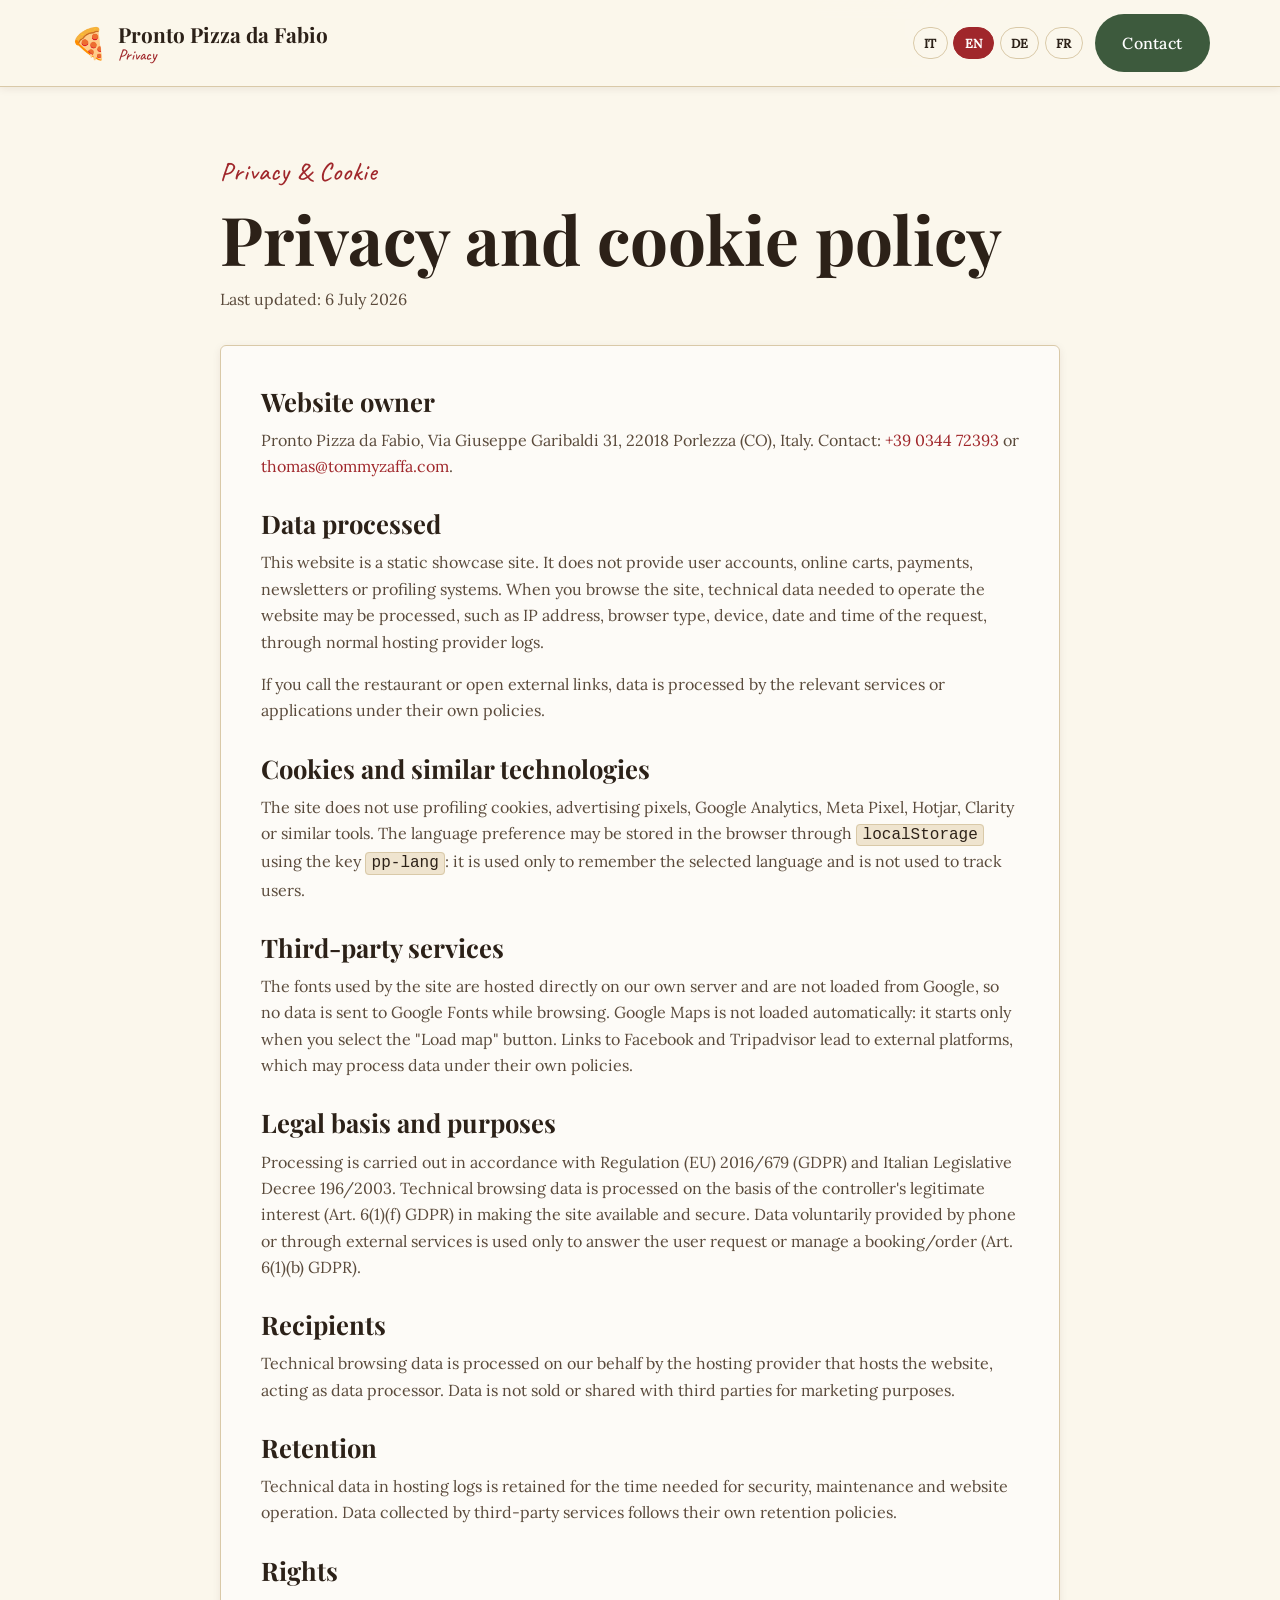
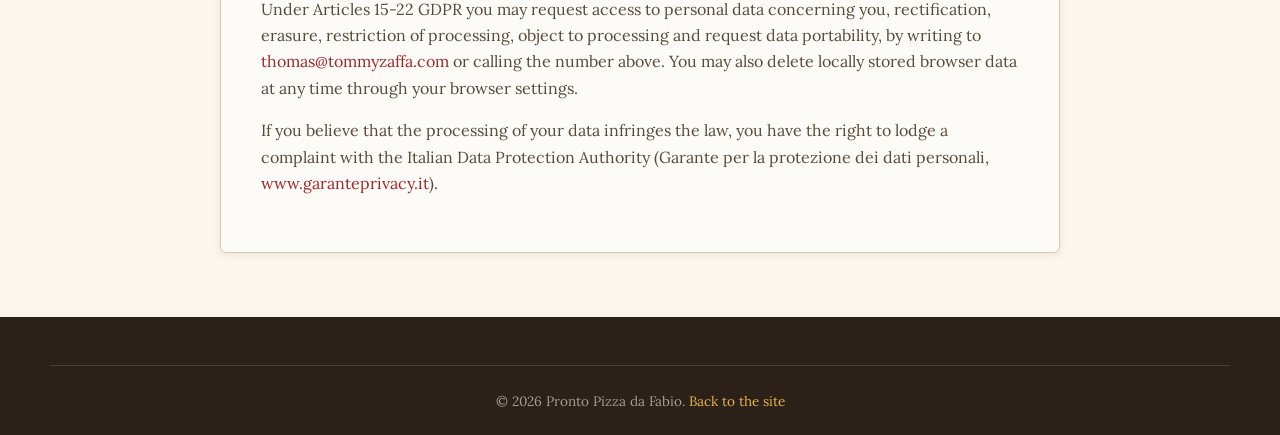
<file: privacy.html>
<!DOCTYPE html>
<html lang="it">
<head>
    <meta charset="UTF-8">
    <meta name="viewport" content="width=device-width, initial-scale=1.0">
    <title>Privacy &amp; Cookie Policy - Pronto Pizza da Fabio</title>
    <meta name="description" content="Privacy e cookie policy del sito Pronto Pizza da Fabio, ristorante e pizzeria a Porlezza.">
    <meta name="robots" content="index, follow">
    <link rel="canonical" href="https://ristoranteppdafabio.it/privacy.html">

    <link rel="stylesheet" href="css/fonts.css">
    <link rel="stylesheet" href="css/style.css">

    <link rel="icon" href="/favicon.ico" sizes="any">
    <link rel="icon" type="image/png" sizes="32x32" href="/img/favicon-32.png">
</head>
<body>
<header class="site-header legal-header">
    <div class="container header-inner legal-header__inner">
        <a href="index.html" class="logo" aria-label="Pronto Pizza home">
            <span class="logo-mark">🍕</span>
            <span class="logo-text">
                <span class="logo-title">Pronto Pizza da Fabio</span>
                <span class="logo-sub">Privacy</span>
            </span>
        </a>
        <div class="legal-actions">
            <div class="legal-lang" data-privacy-lang>
                <button type="button" data-lang="it">IT</button>
                <button type="button" data-lang="en">EN</button>
                <button type="button" data-lang="de">DE</button>
                <button type="button" data-lang="fr">FR</button>
            </div>
            <a href="index.html#contatti" class="btn btn-call" data-privacy-field="contactLink">Contatti</a>
        </div>
    </div>
</header>

<main class="legal-page">
    <section class="container legal-wrap">
        <p class="eyebrow" data-privacy-field="kicker">Privacy &amp; Cookie</p>
        <h1 data-privacy-field="title">Informativa privacy e cookie</h1>
        <p class="legal-updated" data-privacy-field="updated">Ultimo aggiornamento: 6 luglio 2026</p>

        <article class="legal-card" id="privacyContent"></article>
    </section>
</main>

<footer class="site-footer">
    <div class="container footer-bottom">
        <p>© <span id="year">2026</span> Pronto Pizza da Fabio. <a href="index.html" data-privacy-field="backLink">Torna al sito</a></p>
    </div>
</footer>

<script>
(function () {
    const STORAGE_KEY = 'pp-lang';
    const fallback = 'it';
    const copy = {
        it: {
            title: 'Informativa privacy e cookie',
            updated: 'Ultimo aggiornamento: 6 luglio 2026',
            contactLink: 'Contatti',
            backLink: 'Torna al sito',
            meta: 'Privacy e cookie policy del sito Pronto Pizza da Fabio, ristorante e pizzeria a Porlezza.',
            sections: [
                ['Titolare del sito', ['Pronto Pizza da Fabio, Via Giuseppe Garibaldi 31, 22018 Porlezza (CO), Italia. Per contatti: <a href="tel:+39034472393">+39 0344 72393</a> oppure <a href="mailto:thomas@tommyzaffa.com">thomas@tommyzaffa.com</a>.']],
                ['Dati trattati', ['Questo sito e&apos; una vetrina statica. Non sono presenti account, carrelli online, pagamenti, newsletter o sistemi di profilazione. Durante la navigazione possono essere trattati dati tecnici necessari al funzionamento del sito, come indirizzo IP, tipo di browser, dispositivo, data e ora della richiesta, tramite i normali log del provider di hosting.', 'Se chiami il ristorante o apri link esterni, i dati vengono trattati dai rispettivi servizi o applicazioni secondo le loro informative.']],
                ['Cookie e tecnologie simili', ['Il sito non usa cookie di profilazione, pixel pubblicitari, Google Analytics, Meta Pixel, Hotjar, Clarity o strumenti simili. La preferenza della lingua puo&apos; essere salvata nel browser tramite <code>localStorage</code> con la chiave <code>pp-lang</code>: serve solo a ricordare la lingua scelta e non viene usata per tracciare l&apos;utente.']],
                ['Servizi di terze parti', ['I font utilizzati dal sito sono ospitati direttamente sul nostro server e non vengono caricati da Google: durante la navigazione non viene quindi trasmesso alcun dato a Google Fonts. La mappa di Google Maps non viene caricata automaticamente: parte solo quando selezioni il pulsante "Carica mappa". I link a Facebook e Tripadvisor portano a piattaforme esterne, che possono trattare dati secondo le proprie policy.']],
                ['Base giuridica e finalita&apos;', ['Il trattamento avviene nel rispetto del Regolamento (UE) 2016/679 (GDPR) e del D.Lgs. 196/2003 (Codice Privacy). I dati tecnici di navigazione sono trattati sulla base del legittimo interesse del titolare (art. 6, par. 1, lett. f GDPR) a rendere disponibile e sicuro il sito. I dati forniti volontariamente tramite telefono o servizi esterni sono usati solo per rispondere alla richiesta dell&apos;utente o gestire una prenotazione/ordinazione (art. 6, par. 1, lett. b GDPR).']],
                ['Destinatari', ['I dati tecnici di navigazione sono trattati per nostro conto dal provider di hosting che ospita il sito, che agisce quale responsabile del trattamento. I dati non vengono venduti ne&apos; comunicati a terzi per finalita&apos; di marketing.']],
                ['Conservazione', ['I dati tecnici nei log del provider sono conservati per il tempo necessario a sicurezza, manutenzione e funzionamento del sito. I dati raccolti da servizi terzi seguono le rispettive politiche di conservazione.']],
                ['Diritti', ['Ai sensi degli articoli 15-22 del GDPR puoi chiedere l&apos;accesso ai dati che ti riguardano, la rettifica, la cancellazione, la limitazione del trattamento, l&apos;opposizione al trattamento e la portabilita&apos; dei dati, scrivendo a <a href="mailto:thomas@tommyzaffa.com">thomas@tommyzaffa.com</a> o chiamando il numero indicato sopra. Puoi anche cancellare in qualsiasi momento i dati salvati localmente dal browser tramite le impostazioni del browser stesso.', 'Se ritieni che il trattamento dei tuoi dati violi la normativa, hai il diritto di proporre reclamo al Garante per la protezione dei dati personali (<a href="https://www.garanteprivacy.it" target="_blank" rel="noopener">www.garanteprivacy.it</a>).']]
            ]
        },
        en: {
            title: 'Privacy and cookie policy',
            updated: 'Last updated: 6 July 2026',
            contactLink: 'Contact',
            backLink: 'Back to the site',
            meta: 'Privacy and cookie policy for the Pronto Pizza da Fabio website in Porlezza.',
            sections: [
                ['Website owner', ['Pronto Pizza da Fabio, Via Giuseppe Garibaldi 31, 22018 Porlezza (CO), Italy. Contact: <a href="tel:+39034472393">+39 0344 72393</a> or <a href="mailto:thomas@tommyzaffa.com">thomas@tommyzaffa.com</a>.']],
                ['Data processed', ['This website is a static showcase site. It does not provide user accounts, online carts, payments, newsletters or profiling systems. When you browse the site, technical data needed to operate the website may be processed, such as IP address, browser type, device, date and time of the request, through normal hosting provider logs.', 'If you call the restaurant or open external links, data is processed by the relevant services or applications under their own policies.']],
                ['Cookies and similar technologies', ['The site does not use profiling cookies, advertising pixels, Google Analytics, Meta Pixel, Hotjar, Clarity or similar tools. The language preference may be stored in the browser through <code>localStorage</code> using the key <code>pp-lang</code>: it is used only to remember the selected language and is not used to track users.']],
                ['Third-party services', ['The fonts used by the site are hosted directly on our own server and are not loaded from Google, so no data is sent to Google Fonts while browsing. Google Maps is not loaded automatically: it starts only when you select the "Load map" button. Links to Facebook and Tripadvisor lead to external platforms, which may process data under their own policies.']],
                ['Legal basis and purposes', ['Processing is carried out in accordance with Regulation (EU) 2016/679 (GDPR) and Italian Legislative Decree 196/2003. Technical browsing data is processed on the basis of the controller&apos;s legitimate interest (Art. 6(1)(f) GDPR) in making the site available and secure. Data voluntarily provided by phone or through external services is used only to answer the user request or manage a booking/order (Art. 6(1)(b) GDPR).']],
                ['Recipients', ['Technical browsing data is processed on our behalf by the hosting provider that hosts the website, acting as data processor. Data is not sold or shared with third parties for marketing purposes.']],
                ['Retention', ['Technical data in hosting logs is retained for the time needed for security, maintenance and website operation. Data collected by third-party services follows their own retention policies.']],
                ['Rights', ['Under Articles 15-22 GDPR you may request access to personal data concerning you, rectification, erasure, restriction of processing, object to processing and request data portability, by writing to <a href="mailto:thomas@tommyzaffa.com">thomas@tommyzaffa.com</a> or calling the number above. You may also delete locally stored browser data at any time through your browser settings.', 'If you believe that the processing of your data infringes the law, you have the right to lodge a complaint with the Italian Data Protection Authority (Garante per la protezione dei dati personali, <a href="https://www.garanteprivacy.it" target="_blank" rel="noopener">www.garanteprivacy.it</a>).']]
            ]
        },
        de: {
            title: 'Datenschutz- und Cookie-Richtlinie',
            updated: 'Letzte Aktualisierung: 6. Juli 2026',
            contactLink: 'Kontakt',
            backLink: 'Zurueck zur Website',
            meta: 'Datenschutz- und Cookie-Richtlinie der Website von Pronto Pizza da Fabio in Porlezza.',
            sections: [
                ['Betreiber der Website', ['Pronto Pizza da Fabio, Via Giuseppe Garibaldi 31, 22018 Porlezza (CO), Italien. Kontakt: <a href="tel:+39034472393">+39 0344 72393</a> oder <a href="mailto:thomas@tommyzaffa.com">thomas@tommyzaffa.com</a>.']],
                ['Verarbeitete Daten', ['Diese Website ist eine statische Praesenzseite. Es gibt keine Benutzerkonten, Online-Warenkoerbe, Zahlungen, Newsletter oder Profiling-Systeme. Beim Besuch der Website koennen technische Daten verarbeitet werden, die fuer den Betrieb der Website erforderlich sind, z. B. IP-Adresse, Browsertyp, Geraet, Datum und Uhrzeit der Anfrage, ueber die normalen Protokolle des Hosting-Anbieters.', 'Wenn du das Restaurant anrufst oder externe Links oeffnest, werden Daten von den jeweiligen Diensten oder Anwendungen nach deren eigenen Richtlinien verarbeitet.']],
                ['Cookies und aehnliche Technologien', ['Die Website verwendet keine Profiling-Cookies, Werbepixel, Google Analytics, Meta Pixel, Hotjar, Clarity oder aehnliche Tools. Die Sprachpraeferenz kann im Browser ueber <code>localStorage</code> mit dem Schluessel <code>pp-lang</code> gespeichert werden: Sie dient nur dazu, die gewaehlte Sprache zu merken, und wird nicht zur Nachverfolgung verwendet.']],
                ['Dienste von Dritten', ['Die verwendeten Schriftarten werden direkt auf unserem eigenen Server gehostet und nicht von Google geladen, sodass beim Besuch der Website keine Daten an Google Fonts uebermittelt werden. Google Maps wird nicht automatisch geladen: Die Karte startet erst, wenn du die Schaltflaeche "Karte laden" auswaehlst. Links zu Facebook und Tripadvisor fuehren zu externen Plattformen, die Daten nach ihren eigenen Richtlinien verarbeiten koennen.']],
                ['Rechtsgrundlage und Zwecke', ['Die Verarbeitung erfolgt gemaess der Verordnung (EU) 2016/679 (DSGVO) und dem italienischen Gesetzesdekret 196/2003. Technische Nutzungsdaten werden auf Grundlage des berechtigten Interesses des Verantwortlichen (Art. 6 Abs. 1 lit. f DSGVO) verarbeitet, um die Website verfuegbar und sicher bereitzustellen. Daten, die freiwillig telefonisch oder ueber externe Dienste angegeben werden, werden nur verwendet, um die Anfrage zu beantworten oder eine Reservierung/Bestellung zu verwalten (Art. 6 Abs. 1 lit. b DSGVO).']],
                ['Empfaenger', ['Technische Nutzungsdaten werden in unserem Auftrag vom Hosting-Anbieter der Website als Auftragsverarbeiter verarbeitet. Daten werden nicht verkauft und nicht zu Marketingzwecken an Dritte weitergegeben.']],
                ['Aufbewahrung', ['Technische Daten in Hosting-Protokollen werden so lange aufbewahrt, wie es fuer Sicherheit, Wartung und Betrieb der Website erforderlich ist. Daten, die von Drittanbietern erhoben werden, unterliegen deren eigenen Aufbewahrungsrichtlinien.']],
                ['Rechte', ['Gemaess Art. 15-22 DSGVO kannst du Auskunft ueber dich betreffende personenbezogene Daten, Berichtigung, Loeschung, Einschraenkung der Verarbeitung, Widerspruch gegen die Verarbeitung sowie Datenuebertragbarkeit verlangen, per E-Mail an <a href="mailto:thomas@tommyzaffa.com">thomas@tommyzaffa.com</a> oder telefonisch unter der oben angegebenen Nummer. Lokal im Browser gespeicherte Daten kannst du jederzeit ueber die Browsereinstellungen loeschen.', 'Wenn du der Ansicht bist, dass die Verarbeitung deiner Daten gegen geltendes Recht verstoesst, hast du das Recht, Beschwerde bei der italienischen Datenschutzbehoerde einzulegen (Garante per la protezione dei dati personali, <a href="https://www.garanteprivacy.it" target="_blank" rel="noopener">www.garanteprivacy.it</a>).']]
            ]
        },
        fr: {
            title: 'Politique de confidentialite et cookies',
            updated: 'Derniere mise a jour : 6 juillet 2026',
            contactLink: 'Contact',
            backLink: 'Retour au site',
            meta: 'Politique de confidentialite et cookies du site Pronto Pizza da Fabio a Porlezza.',
            sections: [
                ['Responsable du site', ['Pronto Pizza da Fabio, Via Giuseppe Garibaldi 31, 22018 Porlezza (CO), Italie. Contact : <a href="tel:+39034472393">+39 0344 72393</a> ou <a href="mailto:thomas@tommyzaffa.com">thomas@tommyzaffa.com</a>.']],
                ['Donnees traitees', ['Ce site est un site vitrine statique. Il ne propose pas de comptes utilisateurs, paniers en ligne, paiements, newsletter ou systemes de profilage. Lors de la navigation, des donnees techniques necessaires au fonctionnement du site peuvent etre traitees, comme l&apos;adresse IP, le type de navigateur, l&apos;appareil, la date et l&apos;heure de la requete, via les journaux habituels du fournisseur d&apos;hebergement.', 'Si vous appelez le restaurant ou ouvrez des liens externes, les donnees sont traitees par les services ou applications concernes selon leurs propres politiques.']],
                ['Cookies et technologies similaires', ['Le site n&apos;utilise pas de cookies de profilage, pixels publicitaires, Google Analytics, Meta Pixel, Hotjar, Clarity ou outils similaires. La preference de langue peut etre enregistree dans le navigateur via <code>localStorage</code> avec la cle <code>pp-lang</code> : elle sert uniquement a memoriser la langue choisie et n&apos;est pas utilisee pour suivre l&apos;utilisateur.']],
                ['Services tiers', ['Les polices utilisees par le site sont hebergees directement sur notre propre serveur et ne sont pas chargees depuis Google : aucune donnee n&apos;est donc transmise a Google Fonts pendant la navigation. Google Maps n&apos;est pas charge automatiquement : la carte demarre uniquement lorsque vous selectionnez le bouton "Charger la carte". Les liens vers Facebook et Tripadvisor menent a des plateformes externes, qui peuvent traiter des donnees selon leurs propres politiques.']],
                ['Base juridique et finalites', ['Le traitement est effectue conformement au Reglement (UE) 2016/679 (RGPD) et au decret legislatif italien 196/2003. Les donnees techniques de navigation sont traitees sur la base de l&apos;interet legitime du responsable du traitement (art. 6, par. 1, point f RGPD) afin de rendre le site disponible et securise. Les donnees fournies volontairement par telephone ou via des services externes sont utilisees uniquement pour repondre a la demande de l&apos;utilisateur ou gerer une reservation/commande (art. 6, par. 1, point b RGPD).']],
                ['Destinataires', ['Les donnees techniques de navigation sont traitees pour notre compte par le fournisseur d&apos;hebergement du site, agissant en qualite de sous-traitant. Les donnees ne sont ni vendues ni communiquees a des tiers a des fins de marketing.']],
                ['Conservation', ['Les donnees techniques dans les journaux d&apos;hebergement sont conservees pendant la duree necessaire a la securite, a la maintenance et au fonctionnement du site. Les donnees collectees par des services tiers suivent leurs propres politiques de conservation.']],
                ['Droits', ['Conformement aux articles 15 a 22 du RGPD, vous pouvez demander l&apos;acces aux donnees personnelles vous concernant, leur rectification, leur effacement, la limitation du traitement, vous opposer au traitement et demander la portabilite des donnees, en ecrivant a <a href="mailto:thomas@tommyzaffa.com">thomas@tommyzaffa.com</a> ou en appelant le numero indique ci-dessus. Vous pouvez egalement supprimer a tout moment les donnees stockees localement via les parametres de votre navigateur.', 'Si vous estimez que le traitement de vos donnees viole la reglementation, vous avez le droit d&apos;introduire une reclamation aupres de l&apos;autorite italienne de protection des donnees (Garante per la protezione dei dati personali, <a href="https://www.garanteprivacy.it" target="_blank" rel="noopener">www.garanteprivacy.it</a>).']]
            ]
        }
    };

    function render(lang) {
        const data = copy[lang] || copy[fallback];
        document.documentElement.lang = lang;
        document.title = 'Privacy & Cookie Policy - Pronto Pizza da Fabio';
        const meta = document.querySelector('meta[name="description"]');
        if (meta) meta.setAttribute('content', data.meta);

        document.querySelector('[data-privacy-field="title"]').textContent = data.title;
        document.querySelector('[data-privacy-field="updated"]').textContent = data.updated;
        document.querySelector('[data-privacy-field="contactLink"]').textContent = data.contactLink;
        document.querySelector('[data-privacy-field="backLink"]').textContent = data.backLink;

        const content = document.getElementById('privacyContent');
        content.innerHTML = data.sections.map(section => {
            return '<h2>' + section[0] + '</h2>' + section[1].map(p => '<p>' + p + '</p>').join('');
        }).join('');

        document.querySelectorAll('[data-privacy-lang] button').forEach(button => {
            button.classList.toggle('is-active', button.dataset.lang === lang);
        });

        try { localStorage.setItem(STORAGE_KEY, lang); } catch (e) {}
    }

    let initial = fallback;
    try {
        const stored = localStorage.getItem(STORAGE_KEY);
        if (stored && copy[stored]) initial = stored;
    } catch (e) {}
    if (initial === fallback) {
        const browser = (navigator.language || fallback).slice(0, 2).toLowerCase();
        if (copy[browser]) initial = browser;
    }

    document.querySelectorAll('[data-privacy-lang] button').forEach(button => {
        button.addEventListener('click', () => render(button.dataset.lang));
    });
    render(initial);
})();
</script>
<script src="js/script.js"></script>
</body>
</html>
</file>
<file: css/fonts.css>
/* =========================================================
   Font ospitati localmente (self-hosted)
   Sostituiscono Google Fonts per non trasmettere l'IP
   dei visitatori a Google (privacy / GDPR).
   I file .woff2 vanno messi nella cartella /fonts alla
   radice del sito. Vedi le istruzioni nel README-fonts.
   ========================================================= */

/* ---------- Playfair Display (titoli) ---------- */
@font-face {
    font-family: 'Playfair Display';
    font-style: normal;
    font-weight: 500;
    font-display: swap;
    src: url('../fonts/playfair-display-500.woff2') format('woff2');
}
@font-face {
    font-family: 'Playfair Display';
    font-style: normal;
    font-weight: 700;
    font-display: swap;
    src: url('../fonts/playfair-display-700.woff2') format('woff2');
}
@font-face {
    font-family: 'Playfair Display';
    font-style: italic;
    font-weight: 500;
    font-display: swap;
    src: url('../fonts/playfair-display-500-italic.woff2') format('woff2');
}

/* ---------- Caveat (scritte a mano) ---------- */
@font-face {
    font-family: 'Caveat';
    font-style: normal;
    font-weight: 500;
    font-display: swap;
    src: url('../fonts/caveat-500.woff2') format('woff2');
}
@font-face {
    font-family: 'Caveat';
    font-style: normal;
    font-weight: 700;
    font-display: swap;
    src: url('../fonts/caveat-700.woff2') format('woff2');
}

/* ---------- Lora (testo) ---------- */
@font-face {
    font-family: 'Lora';
    font-style: normal;
    font-weight: 400;
    font-display: swap;
    src: url('../fonts/lora-400.woff2') format('woff2');
}
@font-face {
    font-family: 'Lora';
    font-style: normal;
    font-weight: 500;
    font-display: swap;
    src: url('../fonts/lora-500.woff2') format('woff2');
}
@font-face {
    font-family: 'Lora';
    font-style: italic;
    font-weight: 400;
    font-display: swap;
    src: url('../fonts/lora-400-italic.woff2') format('woff2');
}
</file>
<file: css/style.css>
/* =========================================================
   Pronto Pizza — Porlezza (CO)
   Stile caldo, rustico, pizzeria italiana
   Mobile-first
   ========================================================= */

:root {
    /* Palette calda */
    --cream: #f6efe0;
    --cream-2: #efe4cf;
    --paper: #fbf7ec;
    --ink: #2c2118;
    --ink-soft: #5a4a3b;
    --red: #a0272b;
    --red-dark: #7a1c1f;
    --green: #3d5a3d;
    --green-dark: #2a4029;
    --brown: #6b4423;
    --brown-soft: #8b6745;
    --yellow: #e8b24c;
    --line: #d9c9a8;

    /* Tipografia */
    --ff-serif: 'Playfair Display', Georgia, serif;
    --ff-hand: 'Caveat', cursive;
    --ff-body: 'Lora', Georgia, serif;

    /* Spazi */
    --radius: 6px;
    --shadow-sm: 0 2px 8px rgba(60, 30, 10, 0.08);
    --shadow: 0 8px 30px rgba(60, 30, 10, 0.15);
    --container: 1180px;
}

/* ---------- Reset ---------- */
*, *::before, *::after { box-sizing: border-box; margin: 0; padding: 0; }
html {
    scroll-behavior: smooth;
    -webkit-text-size-adjust: 100%;
    scrollbar-width: none; /* Firefox */
    -ms-overflow-style: none; /* IE/Edge */
}
html::-webkit-scrollbar { display: none; } /* Chrome/Safari */
body {
    font-family: var(--ff-body);
    color: var(--ink);
    background: var(--paper);
    line-height: 1.65;
    font-size: 16px;
    overflow-x: hidden;
    /* leggera texture "carta" */
    background-image:
        radial-gradient(circle at 20% 10%, rgba(184, 140, 80, 0.07) 0, transparent 40%),
        radial-gradient(circle at 80% 70%, rgba(160, 39, 43, 0.05) 0, transparent 45%),
        repeating-linear-gradient(135deg, rgba(107, 68, 35, 0.02) 0 2px, transparent 2px 6px);
}
img { max-width: 100%; display: block; height: auto; }
a { color: var(--red); text-decoration: none; transition: color .2s ease; }
a:hover { color: var(--red-dark); }
button { font-family: inherit; cursor: pointer; border: none; background: none; }
ul { list-style: none; }

h1, h2, h3, h4 { font-family: var(--ff-serif); font-weight: 700; color: var(--ink); line-height: 1.2; }
h1 { font-size: clamp(2.2rem, 6vw, 4.2rem); }
h2 { font-size: clamp(1.8rem, 4vw, 2.8rem); }
h3 { font-size: clamp(1.2rem, 2.5vw, 1.4rem); }

.container { width: 100%; max-width: var(--container); margin: 0 auto; padding: 0 1.25rem; }

.section { padding: 4rem 0; position: relative; }
@media (min-width: 768px) { .section { padding: 6rem 0; } }

.eyebrow {
    font-family: var(--ff-hand);
    color: var(--red);
    font-size: 1.6rem;
    letter-spacing: 1px;
    margin-bottom: .25rem;
}

.section-head { text-align: center; max-width: 680px; margin: 0 auto 3rem; }
.section-head h2 { margin-bottom: 1rem; position: relative; display: inline-block; }
.section-head h2::after {
    content: "";
    display: block;
    width: 60px;
    height: 2px;
    background: var(--red);
    margin: .75rem auto 0;
    position: relative;
}
.section-head h2::before {
    content: "✦";
    display: block;
    color: var(--yellow);
    font-size: .9rem;
    text-align: center;
    margin-bottom: .5rem;
}
.section-sub { color: var(--ink-soft); font-size: 1.05rem; }

.lead { font-size: 1.1rem; color: var(--ink-soft); margin-bottom: 1rem; }
.handwritten {
    font-family: var(--ff-hand);
    font-size: 1.6rem;
    color: var(--green-dark);
    font-style: italic;
    line-height: 1.3;
    margin-top: 1.25rem;
    padding-left: 1rem;
    border-left: 3px solid var(--yellow);
}

/* ---------- Buttons ---------- */
.btn {
    display: inline-block;
    padding: .85rem 1.6rem;
    border-radius: 40px;
    font-family: var(--ff-body);
    font-weight: 500;
    font-size: 1rem;
    letter-spacing: .3px;
    text-align: center;
    transition: all .25s ease;
    border: 2px solid transparent;
    cursor: pointer;
    white-space: nowrap;
}
.btn-primary {
    background: var(--red);
    color: #fff;
    box-shadow: 0 4px 14px rgba(160, 39, 43, 0.35);
}
.btn-primary:hover { background: var(--red-dark); color: #fff; transform: translateY(-2px); }
.btn-ghost {
    background: transparent;
    color: var(--ink);
    border-color: var(--ink);
}
.btn-ghost:hover { background: var(--ink); color: var(--paper); }
.btn-call {
    background: var(--green);
    color: #fff;
}
.btn-call:hover { background: var(--green-dark); color: #fff; }

/* ---------- Header ---------- */
.site-header {
    position: sticky;
    top: 0;
    z-index: 100;
    border-bottom: 1px solid var(--line);
    box-shadow: var(--shadow-sm);
}
.site-header::before {
    content: '';
    position: absolute;
    inset: 0;
    background: rgba(251, 247, 236, 0.96);
    backdrop-filter: blur(8px);
    -webkit-backdrop-filter: blur(8px);
    z-index: -1;
}
.header-inner {
    display: flex;
    align-items: center;
    justify-content: space-between;
    padding: .9rem 1.25rem;
    gap: 1rem;
}
.logo { display: flex; align-items: center; gap: .65rem; color: var(--ink); }
.logo:hover { color: var(--ink); }
.logo-mark { font-size: 1.9rem; }
.logo-text { display: flex; flex-direction: column; line-height: 1; }
.logo-title { font-family: var(--ff-serif); font-size: 1.3rem; font-weight: 700; }
.logo-sub { font-family: var(--ff-hand); font-size: 1rem; color: var(--red); margin-top: 2px; }

.nav-toggle {
    display: flex;
    flex-direction: column;
    justify-content: space-between;
    width: 32px;
    height: 24px;
    z-index: 110;
}
.nav-toggle span {
    display: block;
    height: 3px;
    width: 100%;
    background: var(--ink);
    border-radius: 2px;
    transition: transform .3s ease, opacity .3s ease;
}
.nav-toggle[aria-expanded="true"] span:nth-child(1) { transform: translateY(10px) rotate(45deg); }
.nav-toggle[aria-expanded="true"] span:nth-child(2) { opacity: 0; }
.nav-toggle[aria-expanded="true"] span:nth-child(3) { transform: translateY(-10px) rotate(-45deg); }

.primary-nav {
    position: fixed;
    inset: 0;
    background: #f6efe0;
    padding: 6rem 2rem 2rem;
    transform: translateX(100%);
    transition: transform .35s ease;
    display: flex;
    flex-direction: column;
    gap: 1.5rem;
    z-index: 99;
}
.primary-nav.open { transform: translateX(0); }
.primary-nav > ul { display: flex; flex-direction: column; gap: 1.25rem; }
.primary-nav a {
    font-family: var(--ff-serif);
    font-size: 1.5rem;
    color: var(--ink);
    font-weight: 500;
}
.primary-nav a:hover { color: var(--red); }
.nav-call { align-self: flex-start; margin-top: 1rem; }

@media (min-width: 900px) {
    .nav-toggle { display: none; }
    .primary-nav {
        position: static;
        transform: none;
        background: transparent;
        padding: 0;
        flex-direction: row;
        align-items: center;
        gap: 2rem;
    }
    .primary-nav > ul { flex-direction: row; gap: 1.75rem; }
    .primary-nav a { font-family: var(--ff-body); font-size: 1rem; font-weight: 500; }
    .primary-nav a:not(.nav-call) { position: relative; }
    .primary-nav a:not(.nav-call)::after {
        content: "";
        position: absolute;
        left: 0; bottom: -4px;
        width: 0; height: 2px;
        background: var(--red);
        transition: width .25s ease;
    }
    .primary-nav a:not(.nav-call):hover::after { width: 100%; }
    .nav-call { margin-top: 0; padding: .6rem 1.2rem; font-size: .95rem; }
}

/* ---------- Language Switcher ---------- */
.lang-switcher {
    position: relative;
}
.lang-btn {
    display: flex;
    align-items: center;
    gap: .3rem;
    padding: .38rem .75rem;
    border: 2px solid var(--line);
    border-radius: 30px;
    font-family: var(--ff-body);
    font-size: .88rem;
    font-weight: 600;
    color: var(--ink);
    background: transparent;
    cursor: pointer;
    transition: border-color .2s, color .2s;
    white-space: nowrap;
}
.lang-btn:hover { border-color: var(--red); color: var(--red); }
.lang-caret { font-size: .68rem; transition: transform .2s ease; display: inline-block; }
.lang-switcher.open .lang-caret { transform: rotate(180deg); }
.lang-menu {
    display: none;
    position: absolute;
    top: calc(100% + .5rem);
    right: 0;
    background: #fff;
    border: 1px solid var(--line);
    border-radius: var(--radius);
    box-shadow: var(--shadow);
    min-width: 145px;
    z-index: 200;
    overflow: hidden;
}
.lang-switcher.open .lang-menu { display: block; }
.lang-menu li { border-bottom: 1px solid var(--line); }
.lang-menu li:last-child { border-bottom: none; }
.lang-menu button {
    width: 100%;
    padding: .55rem 1rem;
    text-align: left;
    font-family: var(--ff-body);
    font-size: .88rem;
    color: var(--ink);
    transition: background .15s;
}
.lang-menu button:hover { background: var(--cream); }
.lang-menu button[data-active] {
    font-weight: 700;
    color: var(--red);
    background: var(--cream-2);
}
@media (max-width: 899px) {
    .lang-switcher { align-self: flex-start; }
    .lang-menu {
        position: static;
        box-shadow: var(--shadow-sm);
        margin-top: .5rem;
        border: 1px solid var(--line);
    }
}

/* ---------- Hero ---------- */
.hero {
    position: relative;
    min-height: 88vh;
    display: flex;
    align-items: center;
    color: #fff;
    overflow: hidden;
    text-align: center;
}
.hero-bg {
    position: absolute; inset: 0;
    background: url('../img/esterno_1.jpg') center/cover no-repeat;
    filter: brightness(0.78) saturate(1.1);
    transform: scale(1.05);
}
@media (max-width: 600px) {
    .hero-bg { filter: brightness(0.88) saturate(1.1); }
}
.hero-overlay {
    position: absolute; inset: 0;
    background:
        linear-gradient(180deg, rgba(44, 33, 24, 0.5) 0%, rgba(44, 33, 24, 0.75) 100%),
        radial-gradient(ellipse at center, transparent 30%, rgba(0,0,0,0.4) 100%);
}
.hero-content {
    position: relative;
    z-index: 2;
    padding: 5rem 1.25rem;
    max-width: 860px;
}
.hero .eyebrow {
    color: var(--yellow);
    text-shadow: 0 1px 3px rgba(0,0,0,0.5);
}
.hero h1 {
    color: #fff;
    text-shadow: 0 2px 20px rgba(0, 0, 0, 0.5);
    margin-bottom: 1.5rem;
}
.hero h1 em {
    font-style: italic;
    color: var(--yellow);
    font-family: var(--ff-hand);
    font-size: 1.1em;
    display: inline-block;
    transform: rotate(-2deg);
}
.hero-claim {
    font-size: 1.15rem;
    max-width: 620px;
    margin: 0 auto 2rem;
    color: rgba(255,255,255,0.92);
    text-shadow: 0 1px 6px rgba(0,0,0,0.5);
}
.hero-cta { display: flex; flex-wrap: wrap; justify-content: center; gap: .75rem; margin-bottom: 2.5rem; }
.hero-cta .btn-ghost { color: #fff; border-color: #fff; }
.hero-cta .btn-ghost:hover { background: #fff; color: var(--ink); }
.hero-hours {
    display: inline-flex;
    align-items: center;
    gap: .5rem;
    background: rgba(0,0,0,0.35);
    padding: .5rem 1rem;
    border-radius: 30px;
    font-size: .95rem;
    border: 1px solid rgba(255,255,255,0.2);
}
.hero-hours .dot {
    width: 10px; height: 10px; border-radius: 50%;
    background: #7bc47f;
    box-shadow: 0 0 10px #7bc47f;
    animation: pulse 1.8s infinite;
}
@keyframes pulse {
    0%, 100% { opacity: 1; }
    50% { opacity: .5; }
}
.scroll-down {
    position: absolute;
    bottom: 1.5rem; left: 50%;
    transform: translateX(-50%);
    color: #fff;
    font-size: 1.8rem;
    z-index: 3;
    animation: bounce 2s infinite;
    opacity: .8;
}
@keyframes bounce {
    0%, 100% { transform: translate(-50%, 0); }
    50% { transform: translate(-50%, 10px); }
}

/* ---------- About ---------- */
.about-grid {
    display: grid;
    gap: 3rem;
    align-items: center;
}
@media (min-width: 900px) {
    .about-grid { grid-template-columns: 1fr 1fr; gap: 4rem; }
}
.about-text h2 { margin-bottom: 1.25rem; }
.about-image { position: relative; }
.about-image img {
    border-radius: var(--radius);
    box-shadow: var(--shadow);
    border: 8px solid #fff;
    transform: rotate(-1deg);
    transition: transform .4s ease;
}
.about-image:hover img { transform: rotate(0); }
.image-badge {
    position: absolute;
    bottom: -20px; right: 15px;
    background: var(--red);
    color: #fff;
    padding: .7rem 1.2rem;
    border-radius: 4px;
    font-family: var(--ff-hand);
    font-size: 1.3rem;
    transform: rotate(3deg);
    box-shadow: var(--shadow);
}

/* ---------- Features ---------- */
.features {
    background: var(--cream-2);
    border-top: 1px solid var(--line);
    border-bottom: 1px solid var(--line);
    padding: 3rem 0;
}
.features-grid {
    display: grid;
    gap: 2rem;
    grid-template-columns: 1fr 1fr;
    text-align: center;
}
@media (min-width: 768px) {
    .features-grid { grid-template-columns: repeat(4, 1fr); }
}
.feature-icon { font-size: 2.5rem; margin-bottom: .5rem; }
.feature h3 { font-size: 1.2rem; margin-bottom: .25rem; color: var(--red-dark); }
.feature p { color: var(--ink-soft); font-size: .95rem; }

/* ---------- Menu cards ---------- */
.menu-section { background: var(--paper); }
.menu-grid {
    display: grid;
    gap: 1.75rem;
    grid-template-columns: 1fr;
}
@media (min-width: 768px) { .menu-grid { grid-template-columns: 1fr 1fr; } }
@media (min-width: 1024px) { .menu-grid { grid-template-columns: repeat(3, 1fr); } }

.menu-card {
    background: #fff;
    padding: 1.75rem 1.5rem;
    border-radius: var(--radius);
    box-shadow: var(--shadow-sm);
    border: 1px solid var(--line);
    position: relative;
    transition: transform .3s ease, box-shadow .3s ease;
}
.menu-card:hover { transform: translateY(-4px); box-shadow: var(--shadow); }
.menu-card--highlight {
    background: linear-gradient(160deg, #fff 0%, #fdf5e0 100%);
    border: 2px solid var(--yellow);
}
.menu-card--highlight::before {
    content: "⭐ Offerta";
    position: absolute;
    top: -12px; left: 1.5rem;
    background: var(--red);
    color: #fff;
    padding: .25rem .75rem;
    border-radius: 20px;
    font-size: .75rem;
    font-weight: 500;
    letter-spacing: .5px;
}
.menu-card-head {
    display: flex;
    justify-content: space-between;
    align-items: baseline;
    flex-wrap: wrap;
    gap: .5rem;
    margin-bottom: 1.25rem;
    padding-bottom: .75rem;
    border-bottom: 2px dashed var(--line);
}
.menu-card-head h3 { color: var(--green-dark); font-size: 1.35rem; }
.menu-tag {
    font-family: var(--ff-hand);
    font-size: 1.1rem;
    color: var(--red);
}
.menu-list li {
    display: flex;
    align-items: baseline;
    gap: .5rem;
    padding: .5rem 0;
    font-size: .98rem;
}
.menu-list .dish { color: var(--ink); flex-shrink: 1; }
.menu-list .dots {
    flex: 1;
    border-bottom: 2px dotted var(--line);
    min-width: 15px;
    align-self: center;
    height: .4em;
}
.menu-list .price {
    font-weight: 700;
    color: var(--red-dark);
    white-space: nowrap;
    font-family: var(--ff-serif);
}

.menu-cta {
    text-align: center;
    margin-top: 3rem;
    display: flex;
    flex-wrap: wrap;
    gap: .75rem;
    justify-content: center;
}

/* ---------- Gallery ---------- */
.gallery {
    background: linear-gradient(180deg, var(--paper) 0%, var(--cream-2) 100%);
}

/* ---------- Video (Fabio che canta) ---------- */
.video-section {
    background: var(--cream-2);
}
.video-frame {
    max-width: 320px;
    margin: 0 auto;
    border-radius: var(--radius);
    overflow: hidden;
    box-shadow: var(--shadow);
    background: #000;
    border: 6px solid #fff;
    transform: rotate(-1deg);
    transition: transform .3s ease;
}
.video-frame:hover {
    transform: rotate(0);
}
.video-player {
    display: block;
    width: 100%;
    height: auto;
    aspect-ratio: 478 / 850;
    background: #000;
}
.gallery-grid {
    display: grid;
    gap: 1rem;
    grid-template-columns: repeat(2, 1fr);
    grid-auto-rows: 180px;
}
@media (min-width: 768px) {
    .gallery-grid {
        grid-template-columns: repeat(4, 1fr);
        grid-auto-rows: 220px;
        gap: 1.25rem;
    }
}
.gallery-item {
    display: block;
    overflow: hidden;
    border-radius: var(--radius);
    position: relative;
    box-shadow: var(--shadow-sm);
    cursor: zoom-in;
    background: var(--ink);
}
.gallery-item img {
    width: 100%;
    height: 100%;
    object-fit: cover;
    transition: transform .6s ease, filter .3s ease;
}
.gallery-item::after {
    content: "🔍";
    position: absolute;
    top: 50%; left: 50%;
    transform: translate(-50%, -50%) scale(0.8);
    color: #fff;
    font-size: 1.5rem;
    background: rgba(160, 39, 43, 0.9);
    width: 45px; height: 45px;
    border-radius: 50%;
    display: flex;
    align-items: center;
    justify-content: center;
    opacity: 0;
    transition: opacity .3s ease, transform .3s ease;
}
.gallery-item:hover img { transform: scale(1.08); filter: brightness(.7); }
.gallery-item:hover::after { opacity: 1; transform: translate(-50%, -50%) scale(1); }
.gallery-item--tall { grid-row: span 2; }
.gallery-item--wide { grid-column: span 2; }
@media (max-width: 767px) {
    .gallery-item--tall { grid-row: span 1; }
}

/* Griglia perfetta 2x4 mobile / 4x2 desktop — 8 immagini senza buchi */
.gallery-grid--four {
    grid-template-columns: repeat(2, 1fr);
    grid-auto-rows: 180px;
}
@media (min-width: 768px) {
    .gallery-grid--four {
        grid-template-columns: repeat(4, 1fr);
        grid-auto-rows: 220px;
    }
}

/* ---------- Reviews ---------- */
.reviews { background: var(--white, #fff); }
.reviews-score {
    display: flex;
    align-items: center;
    justify-content: center;
    gap: 1rem;
    margin-bottom: 2.5rem;
    flex-wrap: wrap;
}
.reviews-score__badge {
    display: flex;
    align-items: center;
    gap: 0.5rem;
    background: #00af87;
    color: #fff;
    border-radius: 8px;
    padding: 0.5rem 1rem;
    font-size: 1.5rem;
    font-weight: 700;
    line-height: 1;
}
.reviews-score__label {
    font-size: 0.95rem;
    color: var(--ink-soft, #666);
}
.reviews-score__stars { font-size: 1.3rem; letter-spacing: 1px; }
.reviews-grid {
    display: grid;
    gap: 1.5rem;
}
@media (min-width: 768px) {
    .reviews-grid { grid-template-columns: repeat(3, 1fr); }
}
.review-card {
    background: var(--cream, #faf8f3);
    border: 1px solid var(--line, #e8e0d0);
    border-radius: 12px;
    padding: 1.5rem;
    display: flex;
    flex-direction: column;
    gap: 0.75rem;
}
.review-card__stars { font-size: 1rem; color: #f5a623; }
.review-card__text {
    font-size: 0.95rem;
    line-height: 1.6;
    color: var(--ink, #2a2018);
    flex: 1;
}
.review-card__meta {
    font-size: 0.8rem;
    color: var(--ink-soft, #888);
    border-top: 1px solid var(--line, #e8e0d0);
    padding-top: 0.75rem;
}
.review-card__meta strong { display: block; color: var(--ink, #2a2018); }
.reviews-cta {
    text-align: center;
    margin-top: 2rem;
}

/* ---------- Contact ---------- */
.contact { background: var(--cream); border-top: 1px solid var(--line); }
.contact-grid {
    display: grid;
    gap: 3rem;
}
@media (min-width: 900px) {
    .contact-grid { grid-template-columns: 1fr 1fr; gap: 4rem; }
}
.info-block { margin-bottom: 1.75rem; }
.info-block h3 {
    color: var(--red);
    font-size: 1.1rem;
    margin-bottom: .4rem;
    font-family: var(--ff-body);
    font-weight: 700;
    letter-spacing: .3px;
    text-transform: uppercase;
    font-size: .85rem;
}
.info-block p { font-size: 1.05rem; color: var(--ink); }
.phone-link {
    font-family: var(--ff-serif);
    font-size: 1.8rem;
    font-weight: 700;
    color: var(--red);
}
.phone-link:hover { color: var(--red-dark); }

.hours li {
    display: flex;
    justify-content: space-between;
    gap: 1rem;
    padding: .5rem 0;
    border-bottom: 1px dotted var(--line);
    font-size: .98rem;
}
.hours li:last-child { border-bottom: none; }
.hours li > span:first-child { font-weight: 600; color: var(--green-dark); }
.hours .closed { color: var(--red); font-style: italic; }

.socials {
    display: flex;
    flex-wrap: wrap;
    gap: .75rem;
    margin-top: 1.5rem;
}
.socials a {
    display: inline-block;
    padding: .5rem 1.1rem;
    border: 2px solid var(--green);
    color: var(--green-dark);
    border-radius: 30px;
    font-weight: 500;
    font-size: .9rem;
    transition: all .25s ease;
}
.socials a:hover { background: var(--green); color: #fff; }

.contact-map {
    border-radius: var(--radius);
    overflow: hidden;
    box-shadow: var(--shadow);
    min-height: 400px;
    border: 6px solid #fff;
}
.map-consent {
    min-height: 400px;
    height: 100%;
    display: flex;
    align-items: center;
    justify-content: center;
    padding: 2rem;
    text-align: center;
    background:
        linear-gradient(rgba(44, 33, 24, .72), rgba(44, 33, 24, .72)),
        radial-gradient(circle at 30% 20%, rgba(232, 178, 76, .35), transparent 42%),
        var(--green-dark);
    color: var(--cream);
}
.map-consent iframe {
    width: 100%;
    min-height: 400px;
    height: 100%;
    border: 0;
}
.map-consent__box { max-width: 420px; }
.map-consent__box h3 { color: var(--yellow); margin-bottom: .5rem; }
.map-consent__box p { margin-bottom: 1.2rem; color: rgba(246, 239, 224, .88); }
.map-consent__actions {
    display: flex;
    flex-wrap: wrap;
    align-items: center;
    justify-content: center;
    gap: 1rem;
}
.map-consent__actions a { color: var(--yellow); text-decoration: underline; }

/* ---------- Sticky call (mobile) ---------- */
.sticky-call {
    position: fixed;
    bottom: 1.2rem;
    right: 1.2rem;
    width: 58px;
    height: 58px;
    background: var(--green);
    color: #fff;
    border-radius: 50%;
    display: flex;
    align-items: center;
    justify-content: center;
    font-size: 1.6rem;
    box-shadow: 0 6px 20px rgba(61, 90, 61, 0.5);
    z-index: 90;
    transition: transform .25s ease;
    animation: callPulse 2s infinite;
}
.sticky-call:hover { color: #fff; transform: scale(1.1); }
@keyframes callPulse {
    0%, 100% { box-shadow: 0 6px 20px rgba(61, 90, 61, 0.5); }
    50% { box-shadow: 0 6px 30px rgba(61, 90, 61, 0.8), 0 0 0 10px rgba(61, 90, 61, 0.1); }
}
@media (min-width: 900px) { .sticky-call { display: none; } }

/* ---------- Footer ---------- */
.site-footer {
    background: var(--ink);
    color: var(--cream);
    padding: 3rem 0 1.5rem;
}
.site-footer a { color: var(--yellow); }
.site-footer a:hover { color: #fff; }
.footer-grid {
    display: grid;
    gap: 2rem;
    grid-template-columns: 1fr;
    margin-bottom: 2rem;
}
@media (min-width: 700px) {
    .footer-grid { grid-template-columns: repeat(3, 1fr); }
}
.footer-col h4 {
    color: var(--yellow);
    font-family: var(--ff-hand);
    font-size: 1.5rem;
    margin-bottom: .5rem;
}
.footer-col p { font-size: .95rem; color: rgba(246, 239, 224, 0.8); line-height: 1.7; }
.footer-bottom {
    padding-top: 1.5rem;
    border-top: 1px solid rgba(246, 239, 224, 0.15);
    text-align: center;
    font-size: .85rem;
    color: rgba(246, 239, 224, 0.6);
}
.footer-legal { margin-top: .45rem; font-size: .82rem; }

/* ---------- Legal page ---------- */
.legal-lang {
    display: inline-flex;
    align-items: center;
    gap: .35rem;
    margin-left: auto;
}
.legal-header__inner {
    flex-wrap: wrap;
}
.legal-actions {
    display: flex;
    align-items: center;
    justify-content: flex-end;
    gap: .75rem;
    margin-left: auto;
    min-width: 0;
}
.legal-header .legal-lang {
    margin-left: 0;
    flex-shrink: 0;
}
.legal-header .btn-call {
    flex-shrink: 0;
}
.legal-lang button {
    border: 1px solid var(--line);
    border-radius: 999px;
    padding: .45rem .65rem;
    background: rgba(251, 247, 236, .72);
    color: var(--ink);
    font-size: .78rem;
    font-weight: 700;
}
.legal-lang button.is-active {
    background: var(--red);
    border-color: var(--red);
    color: #fff;
}
.legal-page {
    padding: 4rem 0;
    background: var(--paper);
}
.legal-wrap { max-width: 880px; }
.legal-updated { color: var(--ink-soft); margin: .5rem 0 2rem; }
.legal-card {
    background: rgba(255, 255, 255, .58);
    border: 1px solid var(--line);
    border-radius: var(--radius);
    box-shadow: var(--shadow-sm);
    padding: clamp(1.4rem, 4vw, 2.5rem);
    overflow-wrap: anywhere;
}
.legal-card h2 {
    font-size: clamp(1.25rem, 2.5vw, 1.6rem);
    margin: 1.8rem 0 .65rem;
}
.legal-card h2:first-child { margin-top: 0; }
.legal-card p { color: var(--ink-soft); margin-bottom: 1rem; }
.legal-card code {
    background: var(--cream-2);
    border: 1px solid var(--line);
    border-radius: 4px;
    padding: .08rem .35rem;
    color: var(--ink);
    white-space: normal;
}

@media (max-width: 640px) {
    .legal-header__inner {
        justify-content: center;
        gap: .65rem;
        padding: .75rem 1rem;
    }
    .legal-header .logo {
        justify-content: center;
        flex: 1 1 100%;
        min-width: 0;
    }
    .legal-header .logo-mark {
        font-size: 1.5rem;
    }
    .legal-header .logo-text {
        min-width: 0;
    }
    .legal-header .logo-title {
        font-size: 1.05rem;
        overflow-wrap: anywhere;
    }
    .legal-header .logo-sub {
        font-size: .9rem;
    }
    .legal-actions {
        width: 100%;
        justify-content: center;
        gap: .5rem;
    }
    .legal-lang {
        gap: .25rem;
    }
    .legal-lang button {
        padding: .38rem .5rem;
        font-size: .72rem;
    }
    .legal-header .btn-call {
        padding: .55rem .85rem;
        font-size: .84rem;
        white-space: normal;
    }
    .legal-page {
        padding: 2.25rem 0;
    }
    .legal-card {
        padding: 1.1rem;
    }
}

@media (max-width: 360px) {
    .legal-actions {
        align-items: stretch;
        flex-direction: column;
    }
    .legal-header .btn-call {
        width: 100%;
    }
}

/* ---------- Lightbox ---------- */
.lightbox {
    position: fixed;
    inset: 0;
    background: rgba(20, 14, 8, 0.95);
    z-index: 200;
    display: none;
    align-items: center;
    justify-content: center;
    padding: 2rem;
    flex-direction: column;
}
.lightbox.open { display: flex; }
.lightbox img {
    max-width: 95vw;
    max-height: 85vh;
    border-radius: var(--radius);
    box-shadow: 0 10px 40px rgba(0,0,0,0.6);
    border: 6px solid #fff;
}
.lightbox-caption {
    color: var(--cream);
    font-family: var(--ff-hand);
    font-size: 1.3rem;
    margin-top: 1rem;
    text-align: center;
}
.lightbox-close {
    position: absolute;
    top: 1rem; right: 1.5rem;
    color: #fff;
    font-size: 2.5rem;
    line-height: 1;
    width: 50px; height: 50px;
    background: rgba(255,255,255,0.1);
    border-radius: 50%;
    display: flex;
    align-items: center;
    justify-content: center;
    transition: background .2s;
}
.lightbox-close:hover { background: rgba(255,255,255,0.2); }
.lightbox-prev,
.lightbox-next {
    position: absolute;
    top: 50%;
    transform: translateY(-50%);
    color: #fff;
    font-size: 3rem;
    line-height: 1;
    width: 56px; height: 56px;
    background: rgba(0,0,0,0.45);
    border: none;
    border-radius: 50%;
    cursor: pointer;
    display: flex;
    align-items: center;
    justify-content: center;
    transition: background .2s;
    padding: 0 0 6px;
    z-index: 2;
}
.lightbox-close { z-index: 2; }
.lightbox-prev { left: 1rem; }
.lightbox-next { right: 1rem; }
.lightbox-prev:hover,
.lightbox-next:hover { background: rgba(0,0,0,0.65); }
@media (max-width: 600px) {
    .lightbox { padding-top: 4.5rem; padding-bottom: 5.5rem; }
    .lightbox img { max-height: 65vh; }
    .lightbox-prev,
    .lightbox-next {
        top: auto;
        bottom: 1rem;
        transform: none;
        width: 48px; height: 48px;
        font-size: 2.4rem;
        background: rgba(255,255,255,0.15);
    }
    .lightbox-prev { left: calc(50% - 56px); right: auto; }
    .lightbox-next { left: calc(50% + 8px); right: auto; }
    .lightbox-prev:hover,
    .lightbox-next:hover { background: rgba(255,255,255,0.28); }
}

/* ---------- Menu page specifics ---------- */
.page-hero {
    background: linear-gradient(rgba(44, 33, 24, 0.7), rgba(44, 33, 24, 0.7)), url('../img/interno_2.jpg') center/cover;
    color: #fff;
    text-align: center;
    padding: 5rem 1.25rem 4rem;
    margin-top: 0;
}
.page-hero h1 { color: #fff; font-size: clamp(2rem, 5vw, 3.5rem); margin-bottom: .75rem; }
.page-hero .eyebrow { color: var(--yellow); }
.page-hero p { max-width: 620px; margin: 0 auto; color: rgba(255,255,255,0.9); }

.menu-full { padding: 4rem 0; }
.menu-category {
    margin-bottom: 3rem;
    background: #fff;
    padding: 2rem 1.75rem;
    border-radius: var(--radius);
    box-shadow: var(--shadow-sm);
    border-left: 5px solid var(--red);
}
.menu-category h2 {
    color: var(--green-dark);
    margin-bottom: .25rem;
    display: flex;
    align-items: center;
    gap: .5rem;
}
.menu-category .cat-note {
    font-family: var(--ff-hand);
    color: var(--red);
    font-size: 1.25rem;
    margin-bottom: 1.25rem;
    display: block;
}
.menu-category .menu-list li { padding: .65rem 0; }
.menu-category .menu-list li + li { border-top: 1px dotted var(--line); }
.menu-back {
    display: inline-flex;
    align-items: center;
    gap: .4rem;
    margin-bottom: 2rem;
    color: var(--ink-soft);
    font-weight: 500;
}
.menu-back:hover { color: var(--red); }

/* Descrizione ingredienti inline (usata nella sezione pizze) */
.pizza-base {
    font-family: var(--ff-hand);
    color: var(--red);
    font-size: 1.2rem;
    margin-bottom: 1.25rem;
    display: block;
}
.menu-list .dish .desc {
    color: var(--ink-soft);
    font-size: .88rem;
    font-style: italic;
}
.menu-list-highlight {
    background: linear-gradient(90deg, rgba(232, 178, 76, 0.18) 0%, transparent 100%);
    padding-left: .75rem !important;
    border-left: 3px solid var(--yellow);
}
.pizza-badge {
    display: inline-block;
    background: var(--red);
    color: #fff;
    font-family: var(--ff-body);
    font-size: .7rem;
    padding: 2px 8px;
    border-radius: 20px;
    letter-spacing: .5px;
    text-transform: uppercase;
    margin-left: .4rem;
    vertical-align: middle;
    font-weight: 500;
}

/* ---------- Accessibility ---------- */
@media (prefers-reduced-motion: reduce) {
    *, *::before, *::after {
        animation-duration: 0.01ms !important;
        transition-duration: 0.01ms !important;
    }
    html { scroll-behavior: auto; }
}

:focus-visible {
    outline: 3px solid var(--yellow);
    outline-offset: 2px;
    border-radius: 2px;
}
</file>
